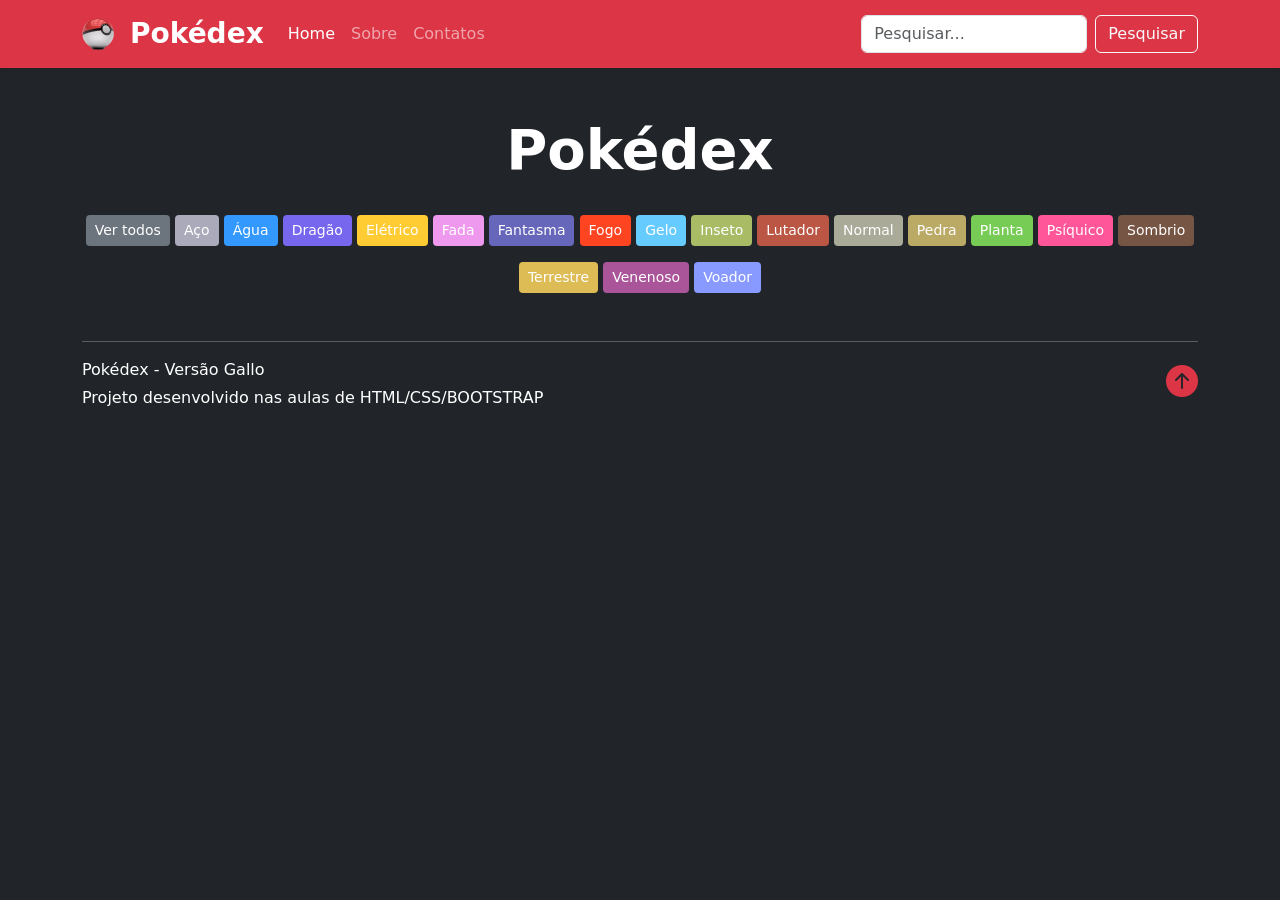
<file: index.html>
<!DOCTYPE html>
<html lang="pt-br">

<head>
    <meta charset="UTF-8">
    <meta name="viewport" content="width=device-width, initial-scale=1.0">
    <title>Pokedex</title>

    <!-- Favicon -->
    <link rel="shortcut icon" href="img/favicons/favicon.ico" type="image/x-icon">

    <link rel="stylesheet" href="https://cdn.jsdelivr.net/npm/bootstrap@5.3.3/dist/css/bootstrap.min.css">
    <link rel="stylesheet" href="css/site.css">
</head>

<body class="min-vh-100 bg-dark">
    <header>
        <nav class="navbar navbar-expand-lg navbar-dark bg-danger shadow-sm">
            <div class="container">
                <a href="index.html" class="navbar-brand d-flex align-items-center">
                    <img src="img/favicons/favicon-32x32.png" alt="Pokebola" class="me-3">
                    <strong class="fs-3">Pokédex</strong>
                </a>
                <button class="navbar-toggler" type="button" data-bs-toggle="collapse"
                    data-bs-target="#navbarSupportedContent" aria-controls="navbarSupportedContent"
                    aria-expanded="false" aria-label="Toggle navigation">
                    <span class="navbar-toggler-icon"></span>
                </button>
                <div class="collapse navbar-collapse" id="navbarSupportedContent">
                    <ul class="navbar-nav me-auto mb-2 mb-lg-0">
                        <li class="nav-item">
                            <a class="nav-link active" aria-current="page" href="index.html">Home</a>
                        </li>
                        <li class="nav-item">
                            <a class="nav-link" href="#">Sobre</a>
                        </li>
                        <li class="nav-item">
                            <a class="nav-link" href="#">Contatos</a>
                        </li>
                    </ul>
                    <form class="d-flex" role="search" >
                        <input class="form-control me-2" type="search" placeholder="Pesquisar..." aria-label="Search">
                        <button class="btn btn-outline-light" type="submit">Pesquisar</button>
                    </form>
                </div>
            </div>
        </nav>
    </header>

    <main>
        <div class="container text-white pt-5">
            <div class="row">
                <div class="col text-center">
                    <h1 class="display-4 text-white fw-bold">
                        Pokédex
                    </h1>
                    <div class="my-4">
                        <button class="btn btn-sm my-2 text-white bg-secondary">
                            Ver todos
                        </button>
                        <button class="btn btn-sm my-2 text-white btn-Aço">
                            Aço
                        </button>
                        <button class="btn btn-sm my-2 text-white btn-Água">
                            Água
                        </button>
                        <button class="btn btn-sm my-2 text-white btn-Dragão">
                            Dragão
                        </button>
                        <button class="btn btn-sm my-2 text-white btn-Elétrico">
                            Elétrico
                        </button>
                        <button class="btn btn-sm my-2 text-white btn-Fada">
                            Fada
                        </button>
                        <button class="btn btn-sm my-2 text-white btn-Fantasma">
                            Fantasma
                        </button>
                        <button class="btn btn-sm my-2 text-white btn-Fogo">
                            Fogo
                        </button>
                        <button class="btn btn-sm my-2 text-white btn-Gelo">
                            Gelo
                        </button>
                        <button class="btn btn-sm my-2 text-white btn-Inseto">
                            Inseto
                        </button>
                        <button class="btn btn-sm my-2 text-white btn-Lutador">
                            Lutador
                        </button>
                        <button class="btn btn-sm my-2 text-white btn-Normal">
                            Normal
                        </button>
                        <button class="btn btn-sm my-2 text-white btn-Pedra">
                            Pedra
                        </button>
                        <button class="btn btn-sm my-2 text-white btn-Planta">
                            Planta
                        </button>
                        <button class="btn btn-sm my-2 text-white btn-Psíquico">
                            Psíquico
                        </button>
                        <button class="btn btn-sm my-2 text-white btn-Sombrio">
                            Sombrio
                        </button>
                        <button class="btn btn-sm my-2 text-white btn-Terrestre">
                            Terrestre
                        </button>
                        <button class="btn btn-sm my-2 text-white btn-Venenoso">
                            Venenoso
                        </button>
                        <button class="btn btn-sm my-2 text-white btn-Voador">
                            Voador
                        </button>
                    </div>
                </div>
            </div>

            <div id="pokemons" class="row row-cols-1 row-cols-sm-2 row-cols-md-3 row-cols-lg-4 g-3">
            </div>
        </div>
    </main>

    <footer class="py-3">
        <div class="container text-white">
            <hr>
            <p class="float-end">
                <a href="#">
                    <i class="bi bi-arrow-up-circle-fill text-danger fs-2"></i>
                </a>
            </p>
            <p class="mb-1">Pokédex - Versão Gallo</p>
            <p>Projeto desenvolvido nas aulas de HTML/CSS/BOOTSTRAP</p>
        </div>
    </footer>
    <script src="https://cdn.jsdelivr.net/npm/bootstrap@5.3.3/dist/js/bootstrap.bundle.min.js"></script>
    <script src="js/main.js"></script>
    <script src="js/index.js"></script>
</body>

</html>
</file>
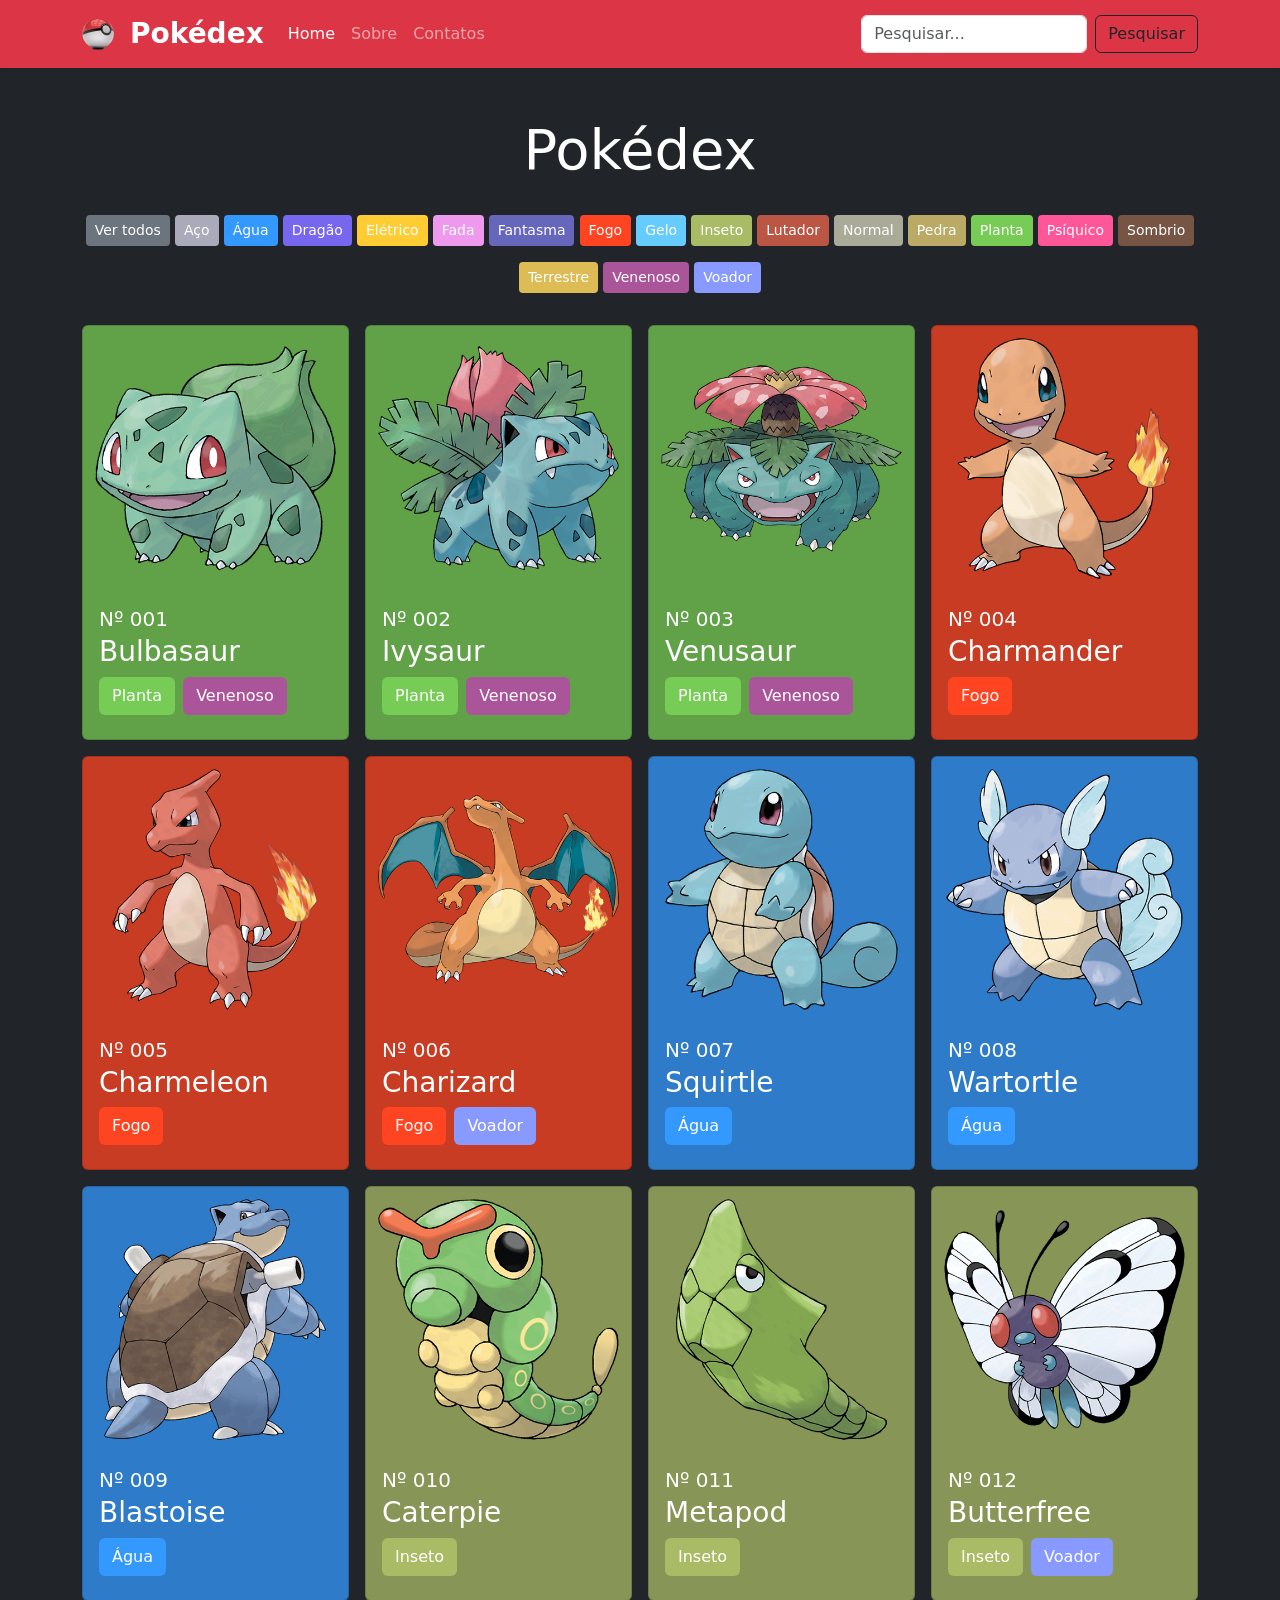
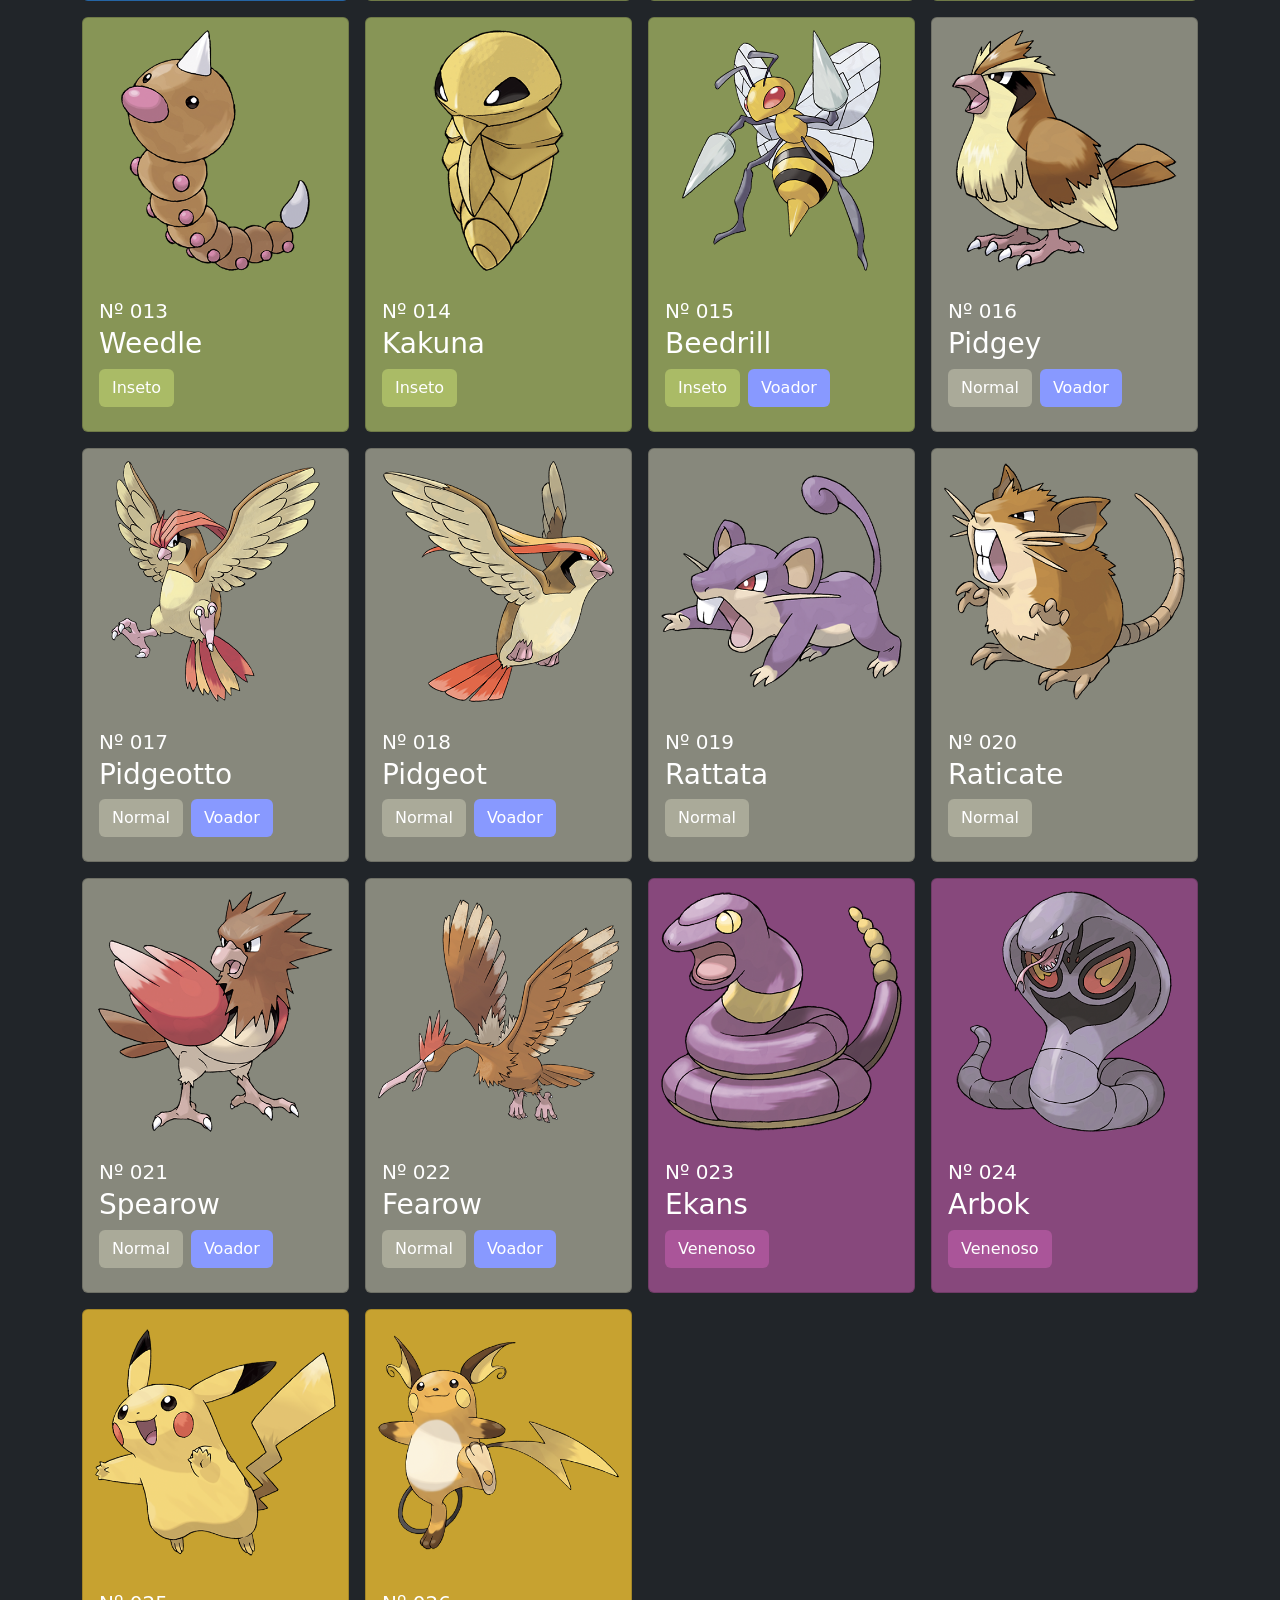
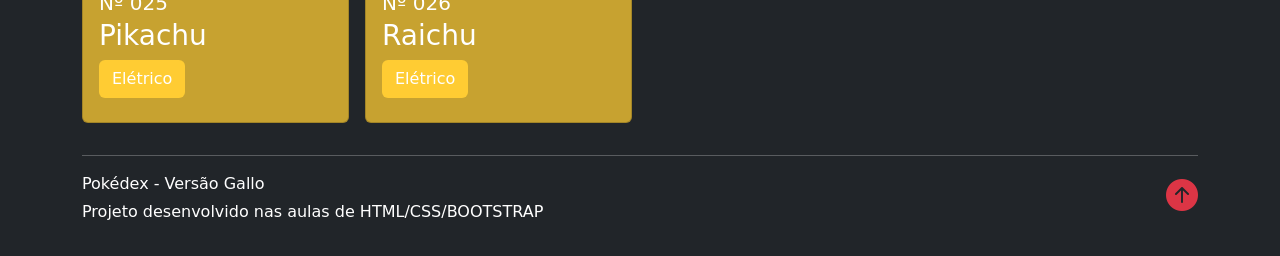
<file: pokedex/index.html>
<!DOCTYPE html>
<html lang="pt-br">

<head>
    <meta charset="UTF-8">
    <meta name="viewport" content="width=device-width, initial-scale=1.0">
    <title>Pokedex</title>

    <!-- Favicon -->
    <link rel="shortcut icon" href="img/favicons/favicon.ico" type="image/x-icon">

    <link rel="stylesheet" href="https://cdn.jsdelivr.net/npm/bootstrap@5.3.3/dist/css/bootstrap.min.css">
    <link rel="stylesheet" href="css/site.css">
</head>

<body class="min-vh-100 bg-dark">
    <header>
        <nav class="navbar navbar-expand-lg navbar-dark bg-danger shadow-sm">
            <div class="container">
                <a href="index.html" class="navbar-brand d-flex align-items-center">
                    <img src="img/favicons/favicon-32x32.png" alt="Pokebola" class="me-3">
                    <strong class="fs-3">Pokédex</strong>
                </a>
                <button class="navbar-toggler" type="button" data-bs-toggle="collapse"
                    data-bs-target="#navbarSupportedContent" aria-controls="navbarSupportedContent"
                    aria-expanded="false" aria-label="Toggle navigation">
                    <span class="navbar-toggler-icon"></span>
                </button>
                <div class="collapse navbar-collapse" id="navbarSupportedContent">
                    <ul class="navbar-nav me-auto mb-2 mb-lg-0">
                        <li class="nav-item">
                            <a class="nav-link active" aria-current="page" href="index.html">Home</a>
                        </li>
                        <li class="nav-item">
                            <a class="nav-link" href="#">Sobre</a>
                        </li>
                        <li class="nav-item">
                            <a class="nav-link" href="#">Contatos</a>
                        </li>
                    </ul>
                    <form class="d-flex" role="search">
                        <input class="form-control me-2" type="search" placeholder="Pesquisar..." aria-label="Search">
                        <button class="btn btn-outline-dark" type="submit">Pesquisar</button>
                    </form>
                </div>
            </div>
        </nav>
    </header>

    <main>
        <div class="container text-white pt-5">
            <div class="row">
                <div class="col text-center">
                    <h1 class="display-4 text-white">
                        Pokédex
                    </h1>
                    <div class="my-4">
                        <button class="btn btn-sm my-2 text-white bg-secondary">
                            Ver todos
                        </button>
                        <button class="btn btn-sm my-2 text-white btn-Aço">
                            Aço
                        </button>
                        <button class="btn btn-sm my-2 text-white btn-Água">
                            Água
                        </button>
                        <button class="btn btn-sm my-2 text-white btn-Dragão">
                            Dragão
                        </button>
                        <button class="btn btn-sm my-2 text-white btn-Elétrico">
                            Elétrico
                        </button>
                        <button class="btn btn-sm my-2 text-white btn-Fada">
                            Fada
                        </button>
                        <button class="btn btn-sm my-2 text-white btn-Fantasma">
                            Fantasma
                        </button>
                        <button class="btn btn-sm my-2 text-white btn-Fogo">
                            Fogo
                        </button>
                        <button class="btn btn-sm my-2 text-white btn-Gelo">
                            Gelo
                        </button>
                        <button class="btn btn-sm my-2 text-white btn-Inseto">
                            Inseto
                        </button>
                        <button class="btn btn-sm my-2 text-white btn-Lutador">
                            Lutador
                        </button>
                        <button class="btn btn-sm my-2 text-white btn-Normal">
                            Normal
                        </button>
                        <button class="btn btn-sm my-2 text-white btn-Pedra">
                            Pedra
                        </button>
                        <button class="btn btn-sm my-2 text-white btn-Planta">
                            Planta
                        </button>
                        <button class="btn btn-sm my-2 text-white btn-Psíquico">
                            Psíquico
                        </button>
                        <button class="btn btn-sm my-2 text-white btn-Sombrio">
                            Sombrio
                        </button>
                        <button class="btn btn-sm my-2 text-white btn-Terrestre">
                            Terrestre
                        </button>
                        <button class="btn btn-sm my-2 text-white btn-Venenoso">
                            Venenoso
                        </button>
                        <button class="btn btn-sm my-2 text-white btn-Voador">
                            Voador
                        </button>
                    </div>
                </div>
            </div>

            <div id="pokemons" class="row row-cols-1 row-cols-sm-2 row-cols-md-3 row-cols-lg-4 g-3">
                <div class="col">
                    <a href="bulbasaur.html" class="text-decoration-none">
                        <div class="card" style="background-color: rgba(119,204,85,0.75);">
                            <img src="img/pokemons/001.png" alt="Bulbasaur" class="card-img-top">
                            <div class="card-body text-white">
                                <h5 class="card-text mb-1">Nº 001</h5>
                                <h3 class="card-title">Bulbasaur</h3>
                                <div class="d-flex gap-2 my-2">
                                    <button class="btn btn-Planta text-white">Planta</button>
                                    <button class="btn btn-Venenoso text-white">Venenoso</button>
                                </div>
                            </div>
                        </div>
                    </a>
                </div>
                <div class="col">
                    <div class="card" style="background-color: rgba(119,204,85,0.75);">
                        <img src="img/pokemons/002.png" alt="Charmander" class="card-img-top">
                        <div class="card-body text-white">
                            <h5 class="card-text mb-1">Nº 002</h5>
                            <h3 class="card-title">Ivysaur</h3>
                            <div class="d-flex gap-2 my-2">
                                <button class="btn btn-Planta text-white">Planta</button>
                                <button class="btn btn-Venenoso text-white">Venenoso</button>
                            </div>
                        </div>
                    </div>
                </div>
                <div class="col">
                    <div class="card" style="background-color: rgba(119,204,85,0.75);">
                        <img src="img/pokemons/003.png" alt="Charmander" class="card-img-top">
                        <div class="card-body text-white">
                            <h5 class="card-text mb-1">Nº 003</h5>
                            <h3 class="card-title">Venusaur</h3>
                            <div class="d-flex gap-2 my-2">
                                <button class="btn btn-Planta text-white">Planta</button>
                                <button class="btn btn-Venenoso text-white">Venenoso</button>
                            </div>
                        </div>
                    </div>
                </div>
                <div class="col">
                    <div class="card" style="background-color: rgba(255, 68, 34, 0.75);">
                        <img src="img/pokemons/004.png" alt="Charmander" class="card-img-top">
                        <div class="card-body text-white">
                            <h5 class="card-text mb-1">Nº 004</h5>
                            <h3 class="card-title">Charmander</h3>
                            <div class="d-flex gap-2 my-2">
                                <button class="btn btn-Fogo text-white">Fogo</button>
                            </div>
                        </div>
                    </div>
                </div>
                <div class="col">
                    <div class="card" style="background-color: rgba(255, 68, 34, 0.75);">
                        <img src="img/pokemons/005.png" alt="Charmander" class="card-img-top">
                        <div class="card-body text-white">
                            <h5 class="card-text mb-1">Nº 005</h5>
                            <h3 class="card-title">Charmeleon</h3>
                            <div class="d-flex gap-2 my-2">
                                <button class="btn btn-Fogo text-white">Fogo</button>
                            </div>
                        </div>
                    </div>
                </div>
                <div class="col">
                    <div class="card" style="background-color: rgba(255, 68, 34, 0.75);">
                        <img src="img/pokemons/006.png" alt="Charmander" class="card-img-top">
                        <div class="card-body text-white">
                            <h5 class="card-text mb-1">Nº 006</h5>
                            <h3 class="card-title">Charizard</h3>
                            <div class="d-flex gap-2 my-2">
                                <button class="btn btn-Fogo text-white">Fogo</button>
                                <button class="btn btn-Voador text-white">Voador</button>
                            </div>
                        </div>
                    </div>
                </div>
                <div class="col">
                    <div class="card" style="background-color: rgba(51, 153, 255, 0.75);">
                        <img src="img/pokemons/007.png" alt="Charmander" class="card-img-top">
                        <div class="card-body text-white">
                            <h5 class="card-text mb-1">Nº 007</h5>
                            <h3 class="card-title">Squirtle</h3>
                            <div class="d-flex gap-2 my-2">
                                <button class="btn btn-Água text-white">Água</button>
                            </div>
                        </div>
                    </div>
                </div>
                <div class="col">
                    <div class="card" style="background-color: rgba(51, 153, 255, 0.75);">
                        <img src="img/pokemons/008.png" alt="Charmander" class="card-img-top">
                        <div class="card-body text-white">
                            <h5 class="card-text mb-1">Nº 008</h5>
                            <h3 class="card-title">Wartortle</h3>
                            <div class="d-flex gap-2 my-2">
                                <button class="btn btn-Água text-white">Água</button>
                            </div>
                        </div>
                    </div>
                </div>
                <div class="col">
                    <div class="card" style="background-color: rgba(51, 153, 255, 0.75);">
                        <img src="img/pokemons/009.png" alt="Charmander" class="card-img-top">
                        <div class="card-body text-white">
                            <h5 class="card-text mb-1">Nº 009</h5>
                            <h3 class="card-title">Blastoise</h3>
                            <div class="d-flex gap-2 my-2">
                                <button class="btn btn-Água text-white">Água</button>
                            </div>
                        </div>
                    </div>
                </div>
                <div class="col">
                    <div class="card" style="background-color: rgba(170,187,102, 0.75);">
                        <img src="img/pokemons/010.png" alt="Charmander" class="card-img-top">
                        <div class="card-body text-white">
                            <h5 class="card-text mb-1">Nº 010</h5>
                            <h3 class="card-title">Caterpie</h3>
                            <div class="d-flex gap-2 my-2">
                                <button class="btn btn-Inseto text-white">Inseto</button>
                            </div>
                        </div>
                    </div>
                </div>
                <div class="col">
                    <div class="card" style="background-color: rgba(170,187,102, 0.75);">
                        <img src="img/pokemons/011.png" alt="Charmander" class="card-img-top">
                        <div class="card-body text-white">
                            <h5 class="card-text mb-1">Nº 011</h5>
                            <h3 class="card-title">Metapod</h3>
                            <div class="d-flex gap-2 my-2">
                                <button class="btn btn-Inseto text-white">Inseto</button>
                            </div>
                        </div>
                    </div>
                </div>
                <div class="col">
                    <div class="card" style="background-color: rgba(170,187,102, 0.75);">
                        <img src="img/pokemons/012.png" alt="Charmander" class="card-img-top">
                        <div class="card-body text-white">
                            <h5 class="card-text mb-1">Nº 012</h5>
                            <h3 class="card-title">Butterfree</h3>
                            <div class="d-flex gap-2 my-2">
                                <button class="btn btn-Inseto text-white">Inseto</button>
                                <button class="btn btn-Voador text-white">Voador</button>
                            </div>
                        </div>
                    </div>
                </div>
                <div class="col">
                    <div class="card" style="background-color: rgba(170,187,102, 0.75);">
                        <img src="img/pokemons/013.png" alt="Charmander" class="card-img-top">
                        <div class="card-body text-white">
                            <h5 class="card-text mb-1">Nº 013</h5>
                            <h3 class="card-title">Weedle</h3>
                            <div class="d-flex gap-2 my-2">
                                <button class="btn btn-Inseto text-white">Inseto</button>
                            </div>
                        </div>
                    </div>
                </div>
                <div class="col">
                    <div class="card" style="background-color: rgba(170,187,102, 0.75);">
                        <img src="img/pokemons/014.png" alt="Charmander" class="card-img-top">
                        <div class="card-body text-white">
                            <h5 class="card-text mb-1">Nº 014</h5>
                            <h3 class="card-title">Kakuna</h3>
                            <div class="d-flex gap-2 my-2">
                                <button class="btn btn-Inseto text-white">Inseto</button>
                            </div>
                        </div>
                    </div>
                </div>
                <div class="col">
                    <div class="card" style="background-color: rgba(170,187,102, 0.75);">
                        <img src="img/pokemons/015.png" alt="Charmander" class="card-img-top">
                        <div class="card-body text-white">
                            <h5 class="card-text mb-1">Nº 015</h5>
                            <h3 class="card-title">Beedrill</h3>
                            <div class="d-flex gap-2 my-2">
                                <button class="btn btn-Inseto text-white">Inseto</button>
                                <button class="btn btn-Voador text-white">Voador</button>
                            </div>
                        </div>
                    </div>
                </div>
                <div class="col">
                    <div class="card" style="background-color: rgba(170,170,153, 0.75);">
                        <img src="img/pokemons/016.png" alt="Charmander" class="card-img-top">
                        <div class="card-body text-white">
                            <h5 class="card-text mb-1">Nº 016</h5>
                            <h3 class="card-title">Pidgey</h3>
                            <div class="d-flex gap-2 my-2">
                                <button class="btn btn-Normal text-white">Normal</button>
                                <button class="btn btn-Voador text-white">Voador</button>
                            </div>
                        </div>
                    </div>
                </div>
                <div class="col">
                    <div class="card" style="background-color: rgba(170,170,153, 0.75);">
                        <img src="img/pokemons/017.png" alt="Charmander" class="card-img-top">
                        <div class="card-body text-white">
                            <h5 class="card-text mb-1">Nº 017</h5>
                            <h3 class="card-title">Pidgeotto</h3>
                            <div class="d-flex gap-2 my-2">
                                <button class="btn btn-Normal text-white">Normal</button>
                                <button class="btn btn-Voador text-white">Voador</button>
                            </div>
                        </div>
                    </div>
                </div>
                <div class="col">
                    <div class="card" style="background-color: rgba(170,170,153, 0.75);">
                        <img src="img/pokemons/018.png" alt="Charmander" class="card-img-top">
                        <div class="card-body text-white">
                            <h5 class="card-text mb-1">Nº 018</h5>
                            <h3 class="card-title">Pidgeot</h3>
                            <div class="d-flex gap-2 my-2">
                                <button class="btn btn-Normal text-white">Normal</button>
                                <button class="btn btn-Voador text-white">Voador</button>
                            </div>
                        </div>
                    </div>
                </div>
                <div class="col">
                    <div class="card" style="background-color: rgba(170,170,153, 0.75);">
                        <img src="img/pokemons/019.png" alt="Charmander" class="card-img-top">
                        <div class="card-body text-white">
                            <h5 class="card-text mb-1">Nº 019</h5>
                            <h3 class="card-title">Rattata</h3>
                            <div class="d-flex gap-2 my-2">
                                <button class="btn btn-Normal text-white">Normal</button>
                            </div>
                        </div>
                    </div>
                </div>
                <div class="col">
                    <div class="card" style="background-color: rgba(170,170,153, 0.75);">
                        <img src="img/pokemons/020.png" alt="Charmander" class="card-img-top">
                        <div class="card-body text-white">
                            <h5 class="card-text mb-1">Nº 020</h5>
                            <h3 class="card-title">Raticate</h3>
                            <div class="d-flex gap-2 my-2">
                                <button class="btn btn-Normal text-white">Normal</button>
                            </div>
                        </div>
                    </div>
                </div>
                <div class="col">
                    <div class="card" style="background-color: rgba(170,170,153, 0.75);">
                        <img src="img/pokemons/021.png" alt="Charmander" class="card-img-top">
                        <div class="card-body text-white">
                            <h5 class="card-text mb-1">Nº 021</h5>
                            <h3 class="card-title">Spearow</h3>
                            <div class="d-flex gap-2 my-2">
                                <button class="btn btn-Normal text-white">Normal</button>
                                <button class="btn btn-Voador text-white">Voador</button>
                            </div>
                        </div>
                    </div>
                </div>
                <div class="col">
                    <div class="card" style="background-color: rgba(170,170,153, 0.75);">
                        <img src="img/pokemons/022.png" alt="Charmander" class="card-img-top">
                        <div class="card-body text-white">
                            <h5 class="card-text mb-1">Nº 022</h5>
                            <h3 class="card-title">Fearow</h3>
                            <div class="d-flex gap-2 my-2">
                                <button class="btn btn-Normal text-white">Normal</button>
                                <button class="btn btn-Voador text-white">Voador</button>
                            </div>
                        </div>
                    </div>
                </div>
                <div class="col">
                    <div class="card" style="background-color: rgba(170,85,153, 0.75);">
                        <img src="img/pokemons/023.png" alt="Charmander" class="card-img-top">
                        <div class="card-body text-white">
                            <h5 class="card-text mb-1">Nº 023</h5>
                            <h3 class="card-title">Ekans</h3>
                            <div class="d-flex gap-2 my-2">
                                <button class="btn btn-Venenoso text-white">Venenoso</button>
                            </div>
                        </div>
                    </div>
                </div>
                <div class="col">
                    <div class="card" style="background-color: rgba(170,85,153, 0.75);">
                        <img src="img/pokemons/024.png" alt="Charmander" class="card-img-top">
                        <div class="card-body text-white">
                            <h5 class="card-text mb-1">Nº 024</h5>
                            <h3 class="card-title">Arbok</h3>
                            <div class="d-flex gap-2 my-2">
                                <button class="btn btn-Venenoso text-white">Venenoso</button>
                            </div>
                        </div>
                    </div>
                </div>
                <div class="col">
                    <div class="card" style="background-color: rgba(255,204,51, 0.75);">
                        <img src="img/pokemons/025.png" alt="Charmander" class="card-img-top">
                        <div class="card-body text-white">
                            <h5 class="card-text mb-1">Nº 025</h5>
                            <h3 class="card-title">Pikachu</h3>
                            <div class="d-flex gap-2 my-2">
                                <button class="btn btn-Elétrico text-white">Elétrico</button>
                            </div>
                        </div>
                    </div>
                </div>
                <div class="col">
                    <div class="card" style="background-color: rgba(255,204,51, 0.75);">
                        <img src="img/pokemons/026.png" alt="Charmander" class="card-img-top">
                        <div class="card-body text-white">
                            <h5 class="card-text mb-1">Nº 026</h5>
                            <h3 class="card-title">Raichu</h3>
                            <div class="d-flex gap-2 my-2">
                                <button class="btn btn-Elétrico text-white">Elétrico</button>
                            </div>
                        </div>
                    </div>
                </div>
            </div>
        </div>
    </main>

    <footer class="py-3">
        <div class="container text-white">
            <hr>
            <p class="float-end">
                <a href="#">
                    <i class="bi bi-arrow-up-circle-fill text-danger fs-2"></i>
                </a>
            </p>
            <p class="mb-1">Pokédex - Versão Gallo</p>
            <p>Projeto desenvolvido nas aulas de HTML/CSS/BOOTSTRAP</p>
        </div>
    </footer>
    <script src="https://cdn.jsdelivr.net/npm/bootstrap@5.3.3/dist/js/bootstrap.bundle.min.js"></script>
</body>

</html>
</file>
<file: css/site.css>
@import url("https://cdn.jsdelivr.net/npm/bootstrap-icons@1.11.3/font/bootstrap-icons.min.css");

.btn-Aço {
    background-color: #aab;
}

.btn-Água {
    background-color: #39f;
}

.btn-Dragão {
    background-color: #76e;
}

.btn-Elétrico {
    background-color: #fc3;
}

.btn-Fada {
    background-color: #e9e;
}

.btn-Fantasma {
    background-color: #66b;
}

.btn-Fogo {
    background-color: #f42;
}

.btn-Gelo {
    background-color: #6cf;
}

.btn-Inseto {
    background-color: #ab6;
}

.btn-Lutador {
    background-color: #b54;
}

.btn-Normal {
    background-color: #aa9;
}

.btn-Pedra {
    background-color: #ba6;
}

.btn-Planta {
    background-color: #7c5;
}

.btn-Psíquico {
    background-color: #f59;
}

.btn-Sombrio {
    background-color: #754;
}

.btn-Terrestre {
    background-color: #db5;
}

.btn-Venenoso {
    background-color: #a59;
}

.btn-Voador {
    background-color: #89f;
}

.card:hover {
    transform: scale(1.10);
    transition: 0.6s;
    z-index: 100;
    cursor: pointer;
}

.bi-play-circle {
    cursor: pointer;
}

.bi-play-circle:hover {
    animation: pulse 2s infinite;
}

.btn-10 {
    width: 180px;
}

@keyframes pulse {
    0% {
        transform: scale(1);
    }

    50% {
        transform: scale(1.3);
    }

    100% {
        transform: scale(1);
    }
}

@media (max-width: 600px) {
    .mt-sm {
        margin-top: 30px;
    }
}
</file>
<file: pokedex/css/site.css>
@import url("https://cdn.jsdelivr.net/npm/bootstrap-icons@1.11.3/font/bootstrap-icons.min.css");

.btn-Aço {
    background-color: #aab;
}

.btn-Água {
    background-color: #39f;
}

.btn-Dragão {
    background-color: #76e;
}

.btn-Elétrico {
    background-color: #fc3;
}

.btn-Fada {
    background-color: #e9e;
}

.btn-Fantasma {
    background-color: #66b;
}

.btn-Fogo {
    background-color: #f42;
}

.btn-Gelo {
    background-color: #6cf;
}

.btn-Inseto {
    background-color: #ab6;
}

.btn-Lutador {
    background-color: #b54;
}

.btn-Normal {
    background-color: #aa9;
}

.btn-Pedra {
    background-color: #ba6;
}

.btn-Planta {
    background-color: #7c5;
}

.btn-Psíquico {
    background-color: #f59;
}

.btn-Sombrio {
    background-color: #754;
}

.btn-Terrestre {
    background-color: #db5;
}

.btn-Venenoso {
    background-color: #a59;
}

.btn-Voador {
    background-color: #89f;
}

.card:hover {
    transform: scale(1.10);
    transition: 0.6s;
    z-index: 100;
    cursor: pointer;
}
</file>
